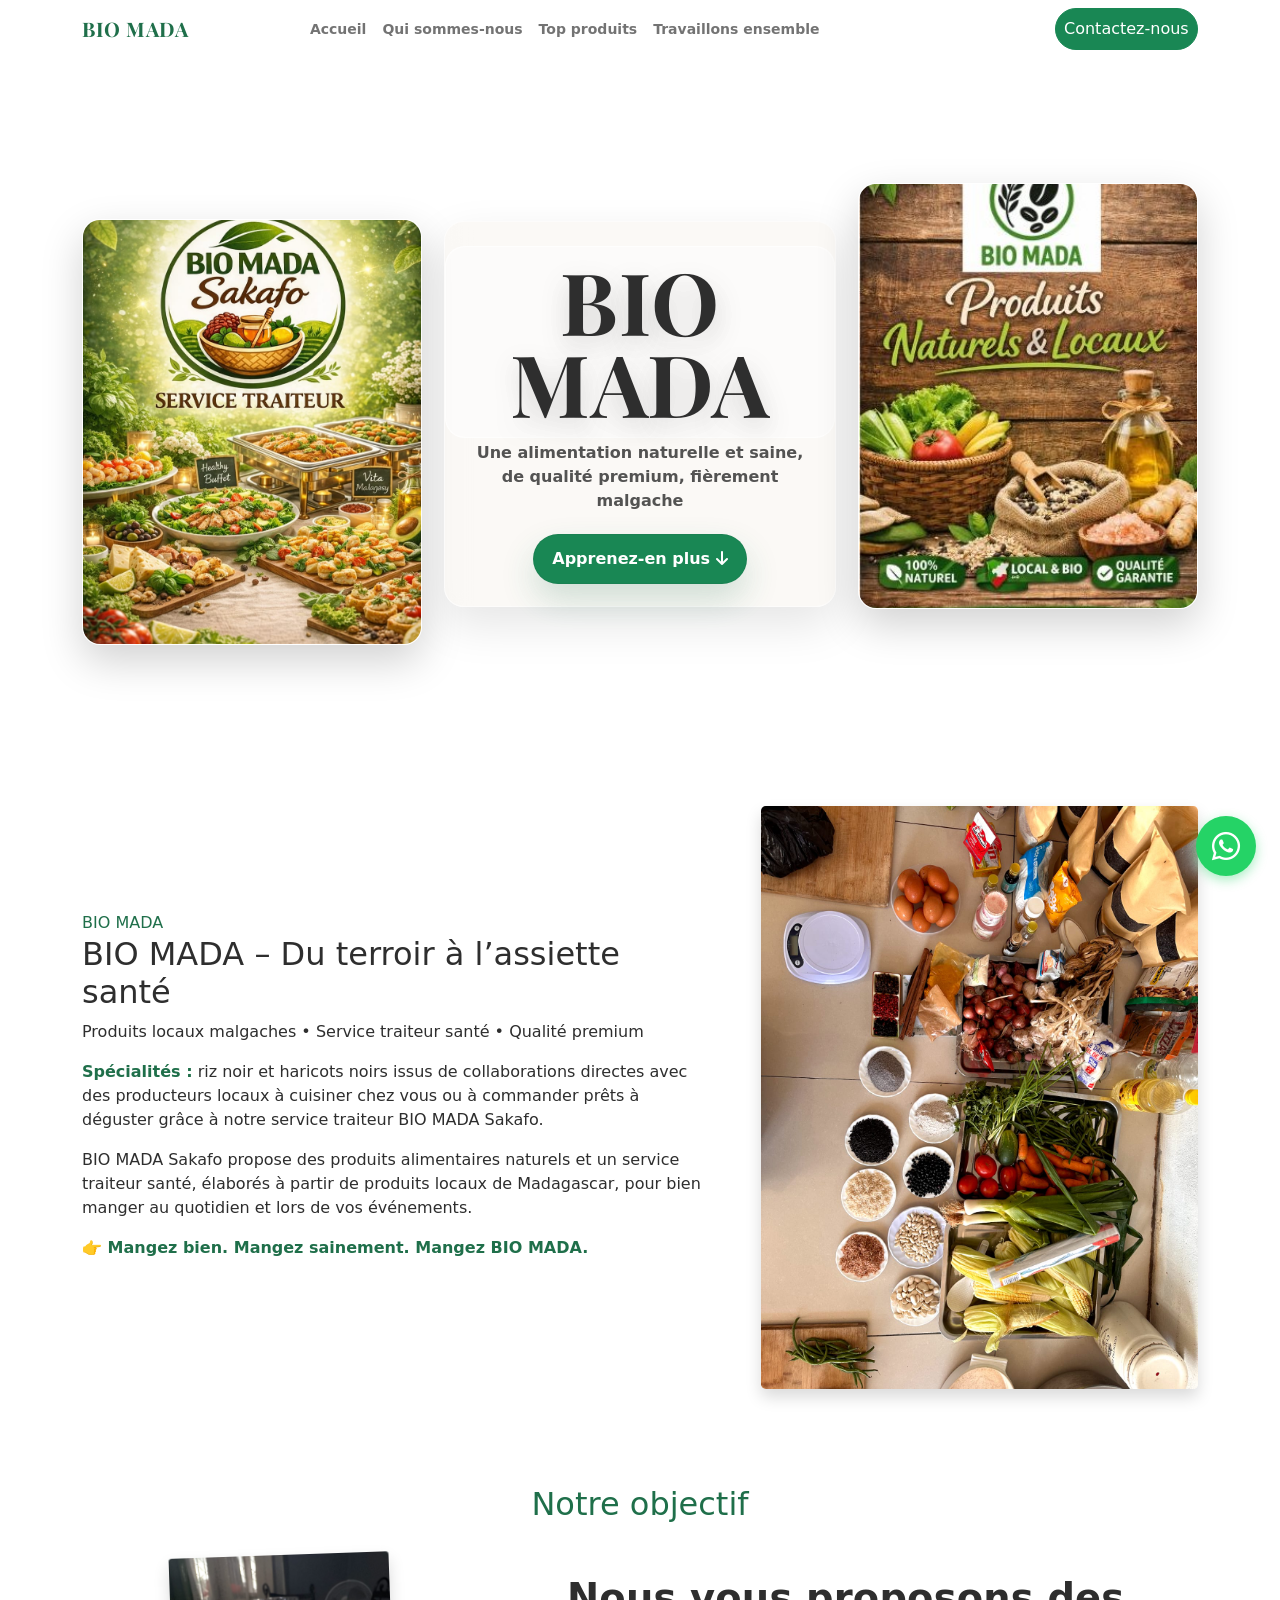
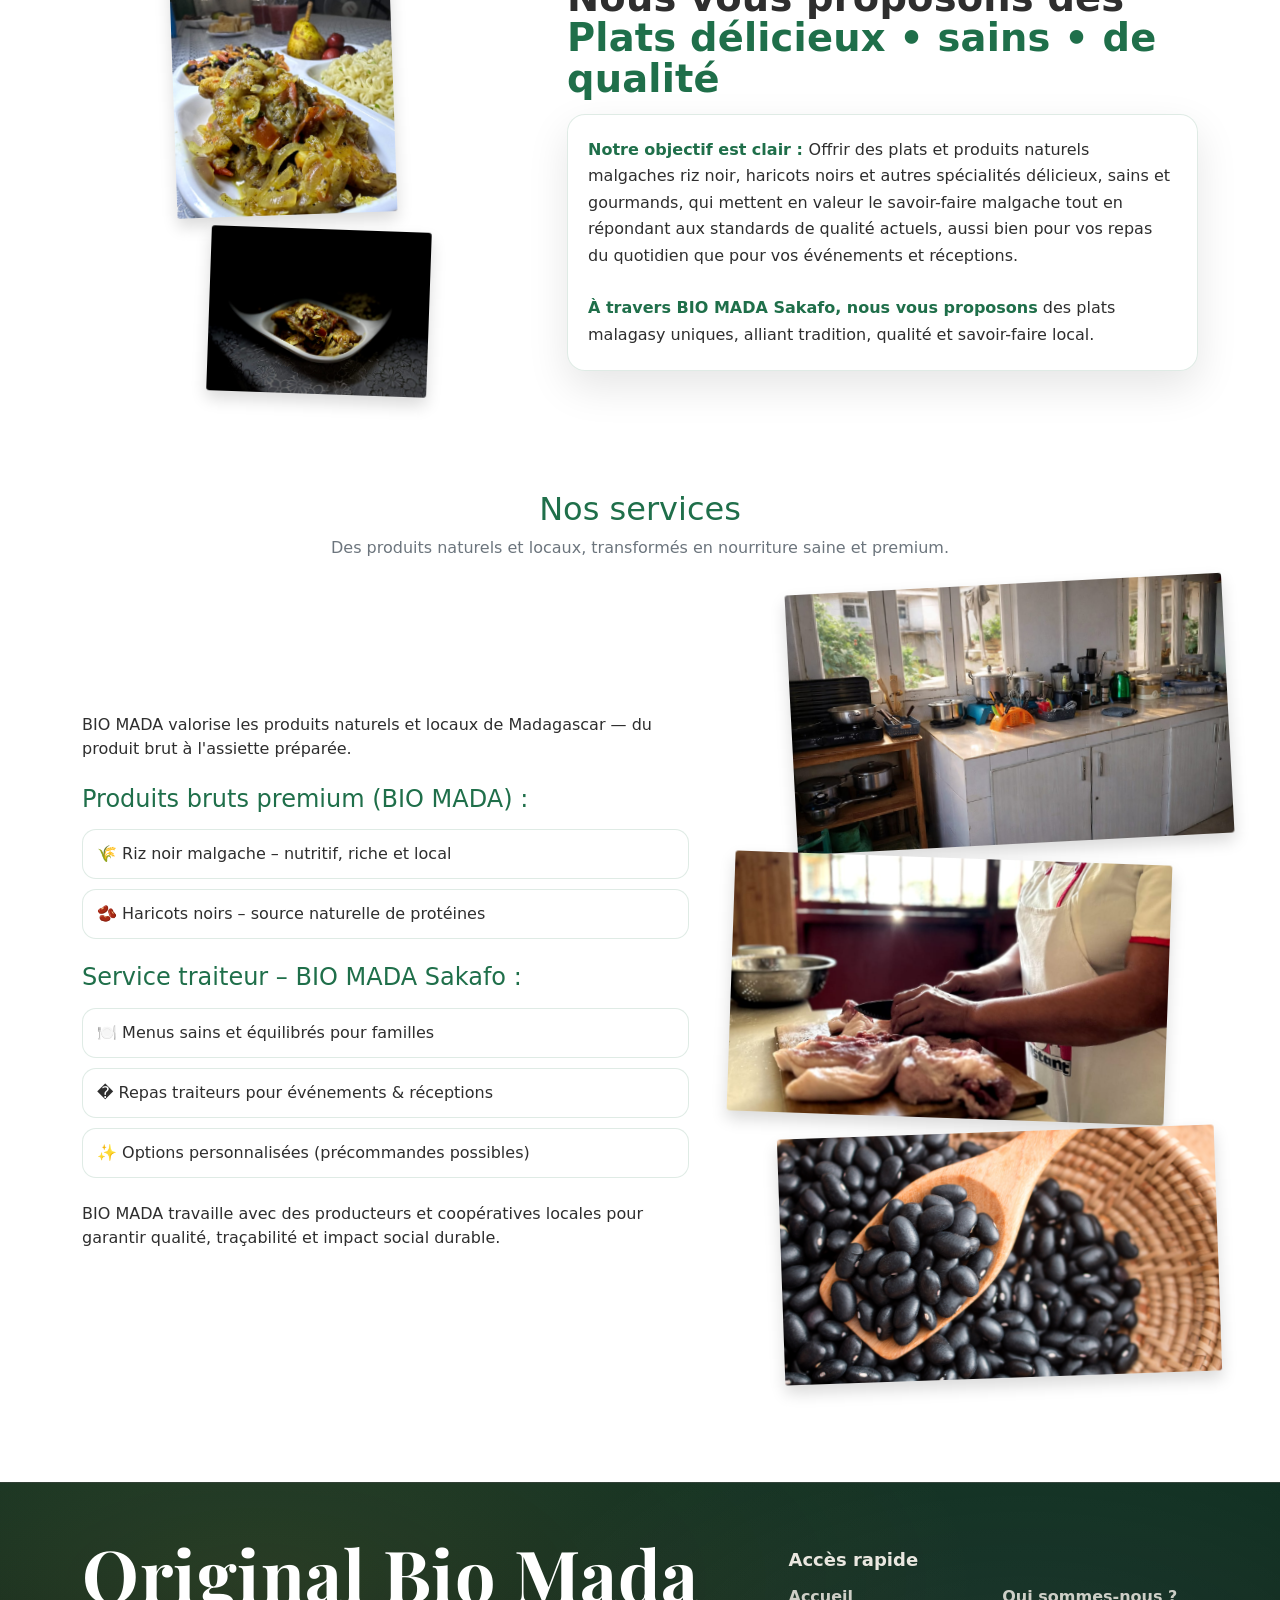
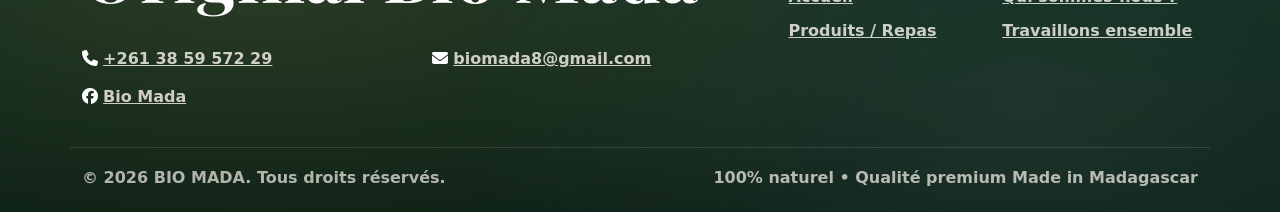
<file: index.html>
<!DOCTYPE html>
<html lang="fr">

<head>
    <meta charset="UTF-8">
    <meta name="viewport" content="width=device-width, initial-scale=1.0">
    <title>BIO Mada - Cuisine naturelle et saine</title>
    <link rel="stylesheet" href="bootstrap-5.0.2-dist/bootstrap-5.0.2-dist/css/bootstrap.min.css">
    <link rel="stylesheet" href="css/style.css">

    <link rel="stylesheet" href="css/header.css">
    <link rel="stylesheet" href="css/footer.css">
    <link rel="stylesheet" href="css/travaillons-ensemble.css">
    <link rel="stylesheet" href="css/whatsapp.css">

    <link rel="stylesheet" href="https://cdnjs.cloudflare.com/ajax/libs/font-awesome/6.5.1/css/all.min.css"
        integrity="sha512-..." crossorigin="anonymous" referrerpolicy="no-referrer" />
</head>

<body>
    <!-- Header -->
    <header class="site-header">
        <nav class="navbar navbar-expand-lg navbar-light main-nav" aria-label="Navigation principale">
            <div class="container position-relative">

                <!-- LOGO à gauche -->
                <a href="index.html" class="navbar-brand logo me-0" aria-label="BIO MADA - Accueil"
                    style="color: #1F6F4A;">
                    BIO MADA
                </a>

                <button class="navbar-toggler nav-toggle ms-auto" type="button" data-bs-toggle="collapse"
                    data-bs-target="#nav-menu" aria-controls="nav-menu" aria-expanded="false"
                    aria-label="Ouvrir le menu">
                    <span class="navbar-toggler-icon" aria-hidden="true"></span>
                </button>

                <!-- CONTENU -->
                <div class="collapse navbar-collapse" id="nav-menu">

                    <!-- MENU CENTRÉ -->
                    <ul class="navbar-nav mx-auto nav-links text-center pt-2 pt-lg-0">
                        <li class="nav-item"><a class="nav-link" href="index.html">Accueil</a></li>
                        <li class="nav-item"><a class="nav-link" href="a-propos.html">Qui sommes-nous</a></li>
                        <li class="nav-item"><a class="nav-link" href="produits.html">Top produits</a></li>
                        <li class="nav-item"><a class="nav-link" href="travaillons-ensemble.html">Travaillons
                                ensemble</a></li>
                    </ul>

                    <!-- BOUTON À DROITE -->
                    <a class="btn-bounce btn btn-success ms-lg-auto mb-2 mb-lg-0" href="#contact">
                        Contactez-nous
                    </a>

                </div>
            </div>
        </nav>
    </header>


    <main id="accueil">
        <section class="hero" aria-label="Présentation BIO MADA">
            <div class="container hero-inner">
                <div class="hero-media hero-media-left">
                    <img class="img-fluid" src="img/logo/logo1.jpeg" alt="Assiette saine BIO MADA">
                </div>

                <div class="hero-content">
                    <h1 class="hero-title">BIO MADA</h1>
                    <p class="hero-subtitle">Une alimentation naturelle et saine, de qualité premium, fièrement malgache
                    </p>
                    <div class="hero-actions">
                        <a class="btn btn-success" href="#bio-presentation">Apprenez-en plus
                            <i class="fa-solid fa-arrow-down"></i>
                        </a>
                    </div>
                </div>

                <div class="hero-media hero-media-right">
                    <img class="img-fluid" src="img/logo/logo2.jpeg" alt="Produits et plats BIO MADA">
                </div>
            </div>
        </section>

        <section class="py-5" aria-label="BIO MADA - Présentation" id="bio-presentation">
            <div class="container">
                <div class="row align-items-center g-4 g-lg-5">
                    <div class="col-12 col-lg-7">
                        <div class="bio-kicker reveal reveal-left" style="color: #1F6F4A;">BIO MADA</div>
                        <h2 class="bio-headline reveal reveal-left">BIO MADA – Du terroir à l’assiette santé</h2>
                        <p class="bio-subheadline reveal reveal-left">Produits locaux malgaches • Service traiteur santé
                            • Qualité premium</p>
                        <p class="bio-subheadline reveal reveal-left"> <label for="" style="color: #1F6F4A;">
                                <strong>Spécialités :</strong></label> riz noir et haricots noirs issus de
                            collaborations directes avec des producteurs locaux à cuisiner chez vous ou à commander prêts
                            à déguster grâce à notre service traiteur BIO MADA Sakafo.</p>
                        <p class="reveal reveal-left">BIO MADA Sakafo propose des produits alimentaires naturels et un
                            service traiteur santé, élaborés à partir de produits locaux de Madagascar, pour bien manger
                            au quotidien et lors de vos événements.</p>
                        <p class="reveal reveal-left mb-4"><strong>👉 <span style="color: #1F6F4A;">Mangez bien. Mangez
                                    sainement. Mangez BIO MADA.</span></strong></p>
                    </div>

                    <div class="col-12 col-lg-5">
                        <div class="bio-image-wrap reveal reveal-right">
                            <img class="img-fluid rounded-3 shadow" src="img/nouvelleImage/sakafo/sakafo4.jpeg"
                                alt="BIO MADA - Du terroir à l'assiette">
                        </div>
                    </div>
                </div>
            </div>
        </section>

        <section class="py-5" aria-label="BIO MADA - Notre objectif">
            <div class="container">
                <div class="row mb-4">
                    <div class="col-12 text-center">
                        <h2 class="h2 mb-2 reveal" style="color: #1F6F4A;">Notre objectif</h2>
                    </div>
                </div>

                <div class="row align-items-center g-4 g-lg-5">
                    <div class="col-12 col-lg-5 d-flex justify-content-center">
                        <div class="objectifs-diagonal">
                            <img class="img-fluid rounded-1 shadow reveal reveal-left"
                                src="img/nouvelleImage/sakafo/sakafo8.jpeg" alt="Objectif BIO MADA">
                            <img class="img-fluid rounded-1 shadow reveal reveal-left"
                                src="img/nouvelleImage/sakafo/333.jpeg" alt="Savoir-faire malgache">
                        </div>
                    </div>

                    <div class="col-12 col-lg-7">
                        <h3 class="objectif-headline reveal reveal-right mb-3">Nous vous proposons des <span
                                style="color: #1F6F4A;">Plats délicieux • sains • de qualité</span></h3>
                        <div class="objectif-block reveal reveal-right">
                            <p class="mb-0"><span class="objectif-label">Notre objectif est clair : </span> Offrir des
                                plats et produits naturels malgaches riz noir, haricots noirs et autres spécialités
                                délicieux, sains et gourmands, qui mettent en valeur le savoir-faire malgache tout en
                                répondant aux standards de qualité actuels, aussi bien pour vos repas du quotidien que
                                pour vos événements et réceptions.</p>
                            <br>
                            <p class="mb-0"><span class="objectif-label">À travers BIO MADA Sakafo, nous vous
                                    proposons</span> des plats malagasy uniques, alliant tradition, qualité et
                                savoir-faire
                                local.
                            </p>
                        </div>
                    </div>
                </div>
            </div>
        </section>

        <section class="py-5" aria-label="BIO MADA Sakafo - Services">
            <div class="container">
                <div class="row mb-4">
                    <div class="col-12 text-center">
                        <h2 class="h2 mb-2 reveal" style="color: #1F6F4A;">Nos services</h2>
                        <p class="mb-0 text-muted reveal">Des produits naturels et locaux, transformés en nourriture
                            saine et premium.</p>
                    </div>
                </div>

                <div class="row align-items-center g-4 g-lg-5">
                    <div class="col-12 col-lg-7">
                        <div class="pe-lg-4">
                            <p class="mb-4 reveal reveal-left">BIO MADA valorise les produits naturels et locaux de
                                Madagascar — du produit brut à l'assiette préparée.</p>

                            <h3 class="h4 mb-3 reveal reveal-left" style="color: #1F6F4A;">Produits bruts premium (BIO
                                MADA) :</h3>
                            <div class="services-points mb-4">
                                <div class="service-point reveal reveal-left">🌾 Riz noir malgache – nutritif, riche et
                                    local</div>
                                <div class="service-point reveal reveal-left">🫘 Haricots noirs – source naturelle de
                                    protéines</div>
                            </div>

                            <h3 class="h4 mb-3 reveal reveal-left" style="color: #1F6F4A;">Service traiteur – BIO MADA
                                Sakafo :</h3>
                            <div class="services-points mb-4">
                                <div class="service-point reveal reveal-left">🍽️ Menus sains et équilibrés pour
                                    familles</div>
                                <div class="service-point reveal reveal-left">� Repas traiteurs pour événements &
                                    réceptions</div>
                                <div class="service-point reveal reveal-left">✨ Options personnalisées (précommandes
                                    possibles)</div>
                            </div>

                            <p class="mb-0 reveal reveal-left">BIO MADA travaille avec des producteurs et coopératives
                                locales pour garantir qualité, traçabilité et impact social durable.</p>
                        </div>
                    </div>

                    <div class="col-12 col-lg-5 d-flex justify-content-center">
                        <div class="services-diagonal">
                            <img class="img-fluid rounded-1 shadow reveal reveal-right"
                                src="img/nouvelleImage/preparation/prepa4.jpeg" alt="Plat BIO MADA - riz noir">
                            <img class="img-fluid rounded-1 shadow reveal reveal-right"
                                src="img/nouvelleImage/tatie/tatie6.jpeg" alt="Préparation BIO MADA">

                            <img class="img-fluid rounded-1 shadow reveal reveal-right"
                                src="img/services/shutterstock-1442510024.jpg" alt="Produits locaux BIO MADA">
                        </div>
                    </div>
                </div>
            </div>

        </section>
    </main>

    <!-- Footer -->
    <footer class="site-footer" id="contact" aria-label="Pied de page">
        <div class="container footer-inner">
            <div class="footer-main">
                <h2 class="footer-title">Original Bio Mada</h2>
                <div class="footer-links-grid">
                    <div class="footer-link-item">
                        <i class="fa fa-phone"></i>
                        <a id="contact-phone" class="contact-underline" href="">+261 38 59 572 29</a>
                    </div>

                    <div class="footer-link-item">
                        <i class="fa fa-envelope"></i>
                        <a id="contact-email" class="contact-underline"
                            href="mailto:biomada8@gmail.com">biomada8@gmail.com</a>
                    </div>

                    <div class="footer-link-item">
                        <i class="fa-brands fa-facebook"></i>
                        <a id="contact-facebook" class="contact-underline"
                            href="https://www.facebook.com/profile.php?id=61576735627680" target="_blank"
                            rel="noopener">Bio Mada</a>
                    </div>


                </div>
            </div>

            <div class="footer-links" aria-label="Accès rapide">
                <h3 class="footer-links-title">Accès rapide</h3>
                <div class="footer-links-grid">
                    <a href="index.html">Accueil</a>
                    <a href="a-propos.html">Qui sommes-nous ?</a>
                    <a href="produits.html">Produits / Repas</a>
                    <a href="travaillons-ensemble.html">Travaillons ensemble</a>

                </div>
            </div>
        </div>

        <div class="container footer-bottom">
            <span>&copy; <span id="year"></span> BIO MADA. Tous droits réservés.</span>
            <span class="footer-badges">100% naturel • Qualité premium Made in Madagascar</span>
        </div>

        <script>
            (function () {
                var y = document.getElementById('year');
                if (y) y.textContent = String(new Date().getFullYear());
            })();
        </script>
    </footer>

    <script src="bootstrap-5.0.2-dist/bootstrap-5.0.2-dist/js/bootstrap.bundle.min.js"></script>

    <script>
        (function () {
            var header = document.querySelector('.site-header');
            if (!header) return;

            function onScroll() {
                header.classList.toggle('is-scrolled', window.scrollY > 8);
            }

            onScroll();
            window.addEventListener('scroll', onScroll, { passive: true });
        })();

        (function () {
            var items = document.querySelectorAll('.reveal');
            if (!items.length) return;

            var io = new IntersectionObserver(function (entries) {
                entries.forEach(function (entry) {
                    if (entry.isIntersecting) {
                        entry.target.classList.add('is-visible');
                        io.unobserve(entry.target);
                    }
                });
            }, { threshold: 0.18, rootMargin: '0px 0px -10% 0px' });

            items.forEach(function (el) { io.observe(el); });
        })();

        (function () {
            function flashContacts() {
                var nodes = [
                    document.getElementById('contact-phone'),
                    document.getElementById('contact-email'),
                    document.getElementById('contact-facebook')
                ].filter(Boolean);

                if (!nodes.length) return;

                nodes.forEach(function (n) { n.classList.add('contact-flash'); });

                setTimeout(function () {
                    nodes.forEach(function (n) { n.classList.remove('contact-flash'); });
                }, 2000);
            }

            document.addEventListener('click', function (e) {
                var a = e.target.closest('a[href="#contact"]');
                if (!a) return;
                setTimeout(flashContacts, 300);
            });

            if (window.location.hash === '#contact') {
                setTimeout(flashContacts, 400);
            }
        })();

    </script>
    <!-- WhatsApp Widget -->
    <div id="whatsapp-widget" class="whatsapp-widget">
        <div class="whatsapp-tooltip">
            <div class="whatsapp-tooltip-text">
                <div>Discutons ensemble</div>

            </div>
            <button class="whatsapp-btn" aria-label="Ouvrir WhatsApp">
                <i class="fa-brands fa-whatsapp"></i>
            </button>
        </div>

        <div class="whatsapp-chat-box">
            <div class="chat-header">
                <div class="chat-header-icon"><i class="fa-brands fa-whatsapp"></i></div>
                <div class="chat-header-text">
                    <div class="chat-title">Envie de bien manger ou d’un repas traiteur sain ? </div>
                    <div class="chat-subtitle">Contactez-nous pour commander vos repas ou produits locaux premium !
                    </div>
                </div>
                <button class="chat-close" aria-label="Fermer"><i class="fa-solid fa-xmark"></i></button>
            </div>
            <div class="chat-body">
                <a href="https://wa.me/261385957229" target="_blank" rel="noopener" class="chat-contact">
                    <div class="contact-avatar">
                        <img src="img/fondateur/WhatsApp Image 2026-01-17 at 16.38.35.jpeg" alt="BIO MADA">
                        <div class="contact-status"></div>
                    </div>
                    <div class="contact-info">
                        <div class="contact-name">Malala ANDRIANARIVO</div>
                        <div class="contact-role">CEO - BIO Mada</div>
                    </div>
                    <div class="contact-icon"><i class="fa-brands fa-whatsapp"></i></div>
                </a>
            </div>
        </div>
    </div>

    <!-- Scripts -->
    <script>
        document.addEventListener('DOMContentLoaded', function () {
            const widget = document.getElementById('whatsapp-widget');
            const btn = widget.querySelector('.whatsapp-btn');
            const closeBtn = widget.querySelector('.chat-close');
            const chatBox = widget.querySelector('.whatsapp-chat-box');

            btn.addEventListener('click', function () {
                widget.classList.toggle('is-open');
            });

            closeBtn.addEventListener('click', function () {
                widget.classList.remove('is-open');
            });
        });
    </script>
    <script src="js/pwa.js"></script>
</body>

</html>
</file>
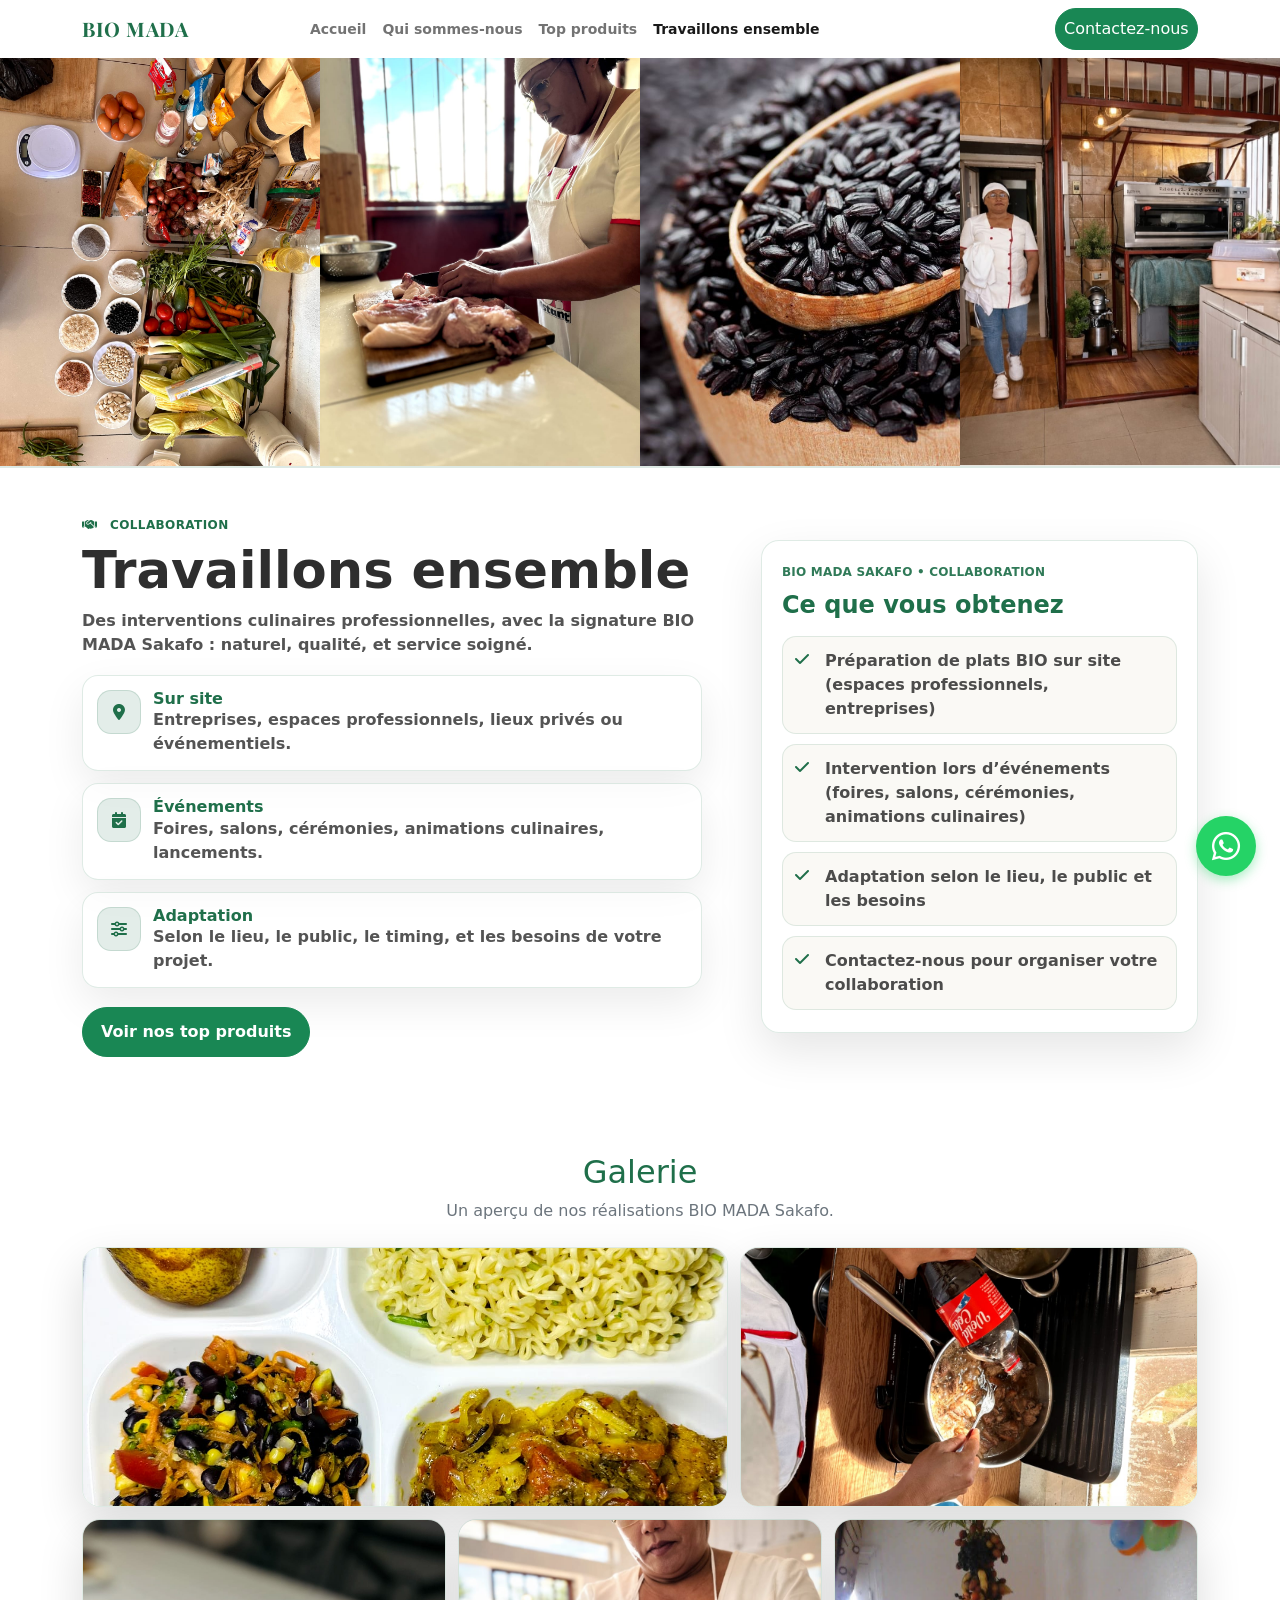
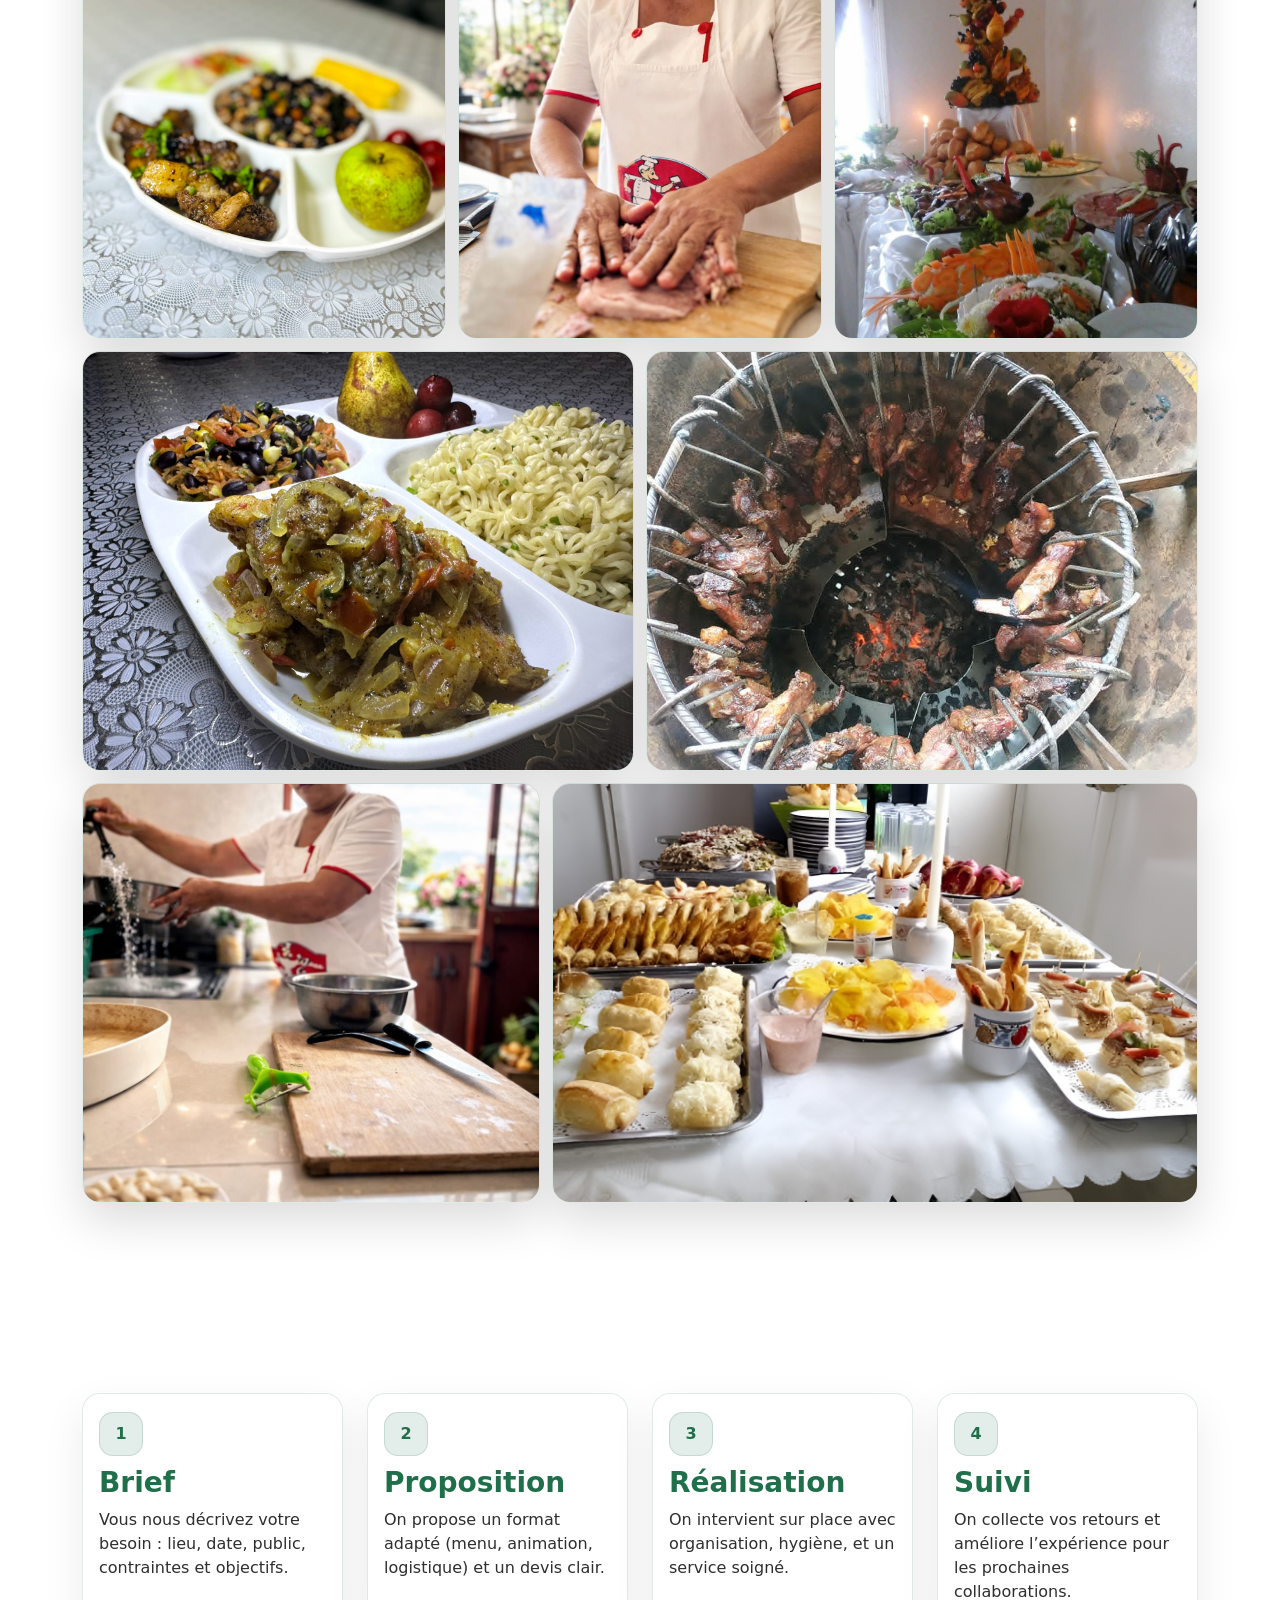
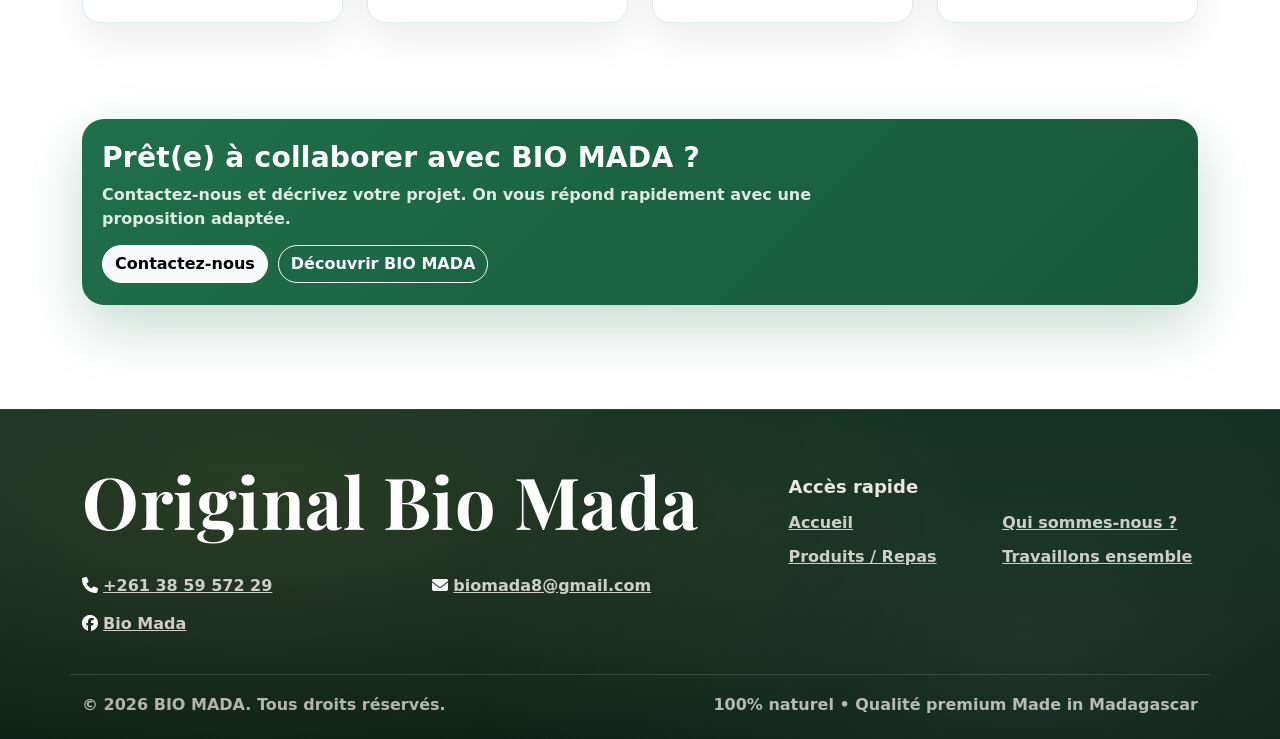
<file: travaillons-ensemble.html>
<!DOCTYPE html>
<html lang="fr">

<head>
    <meta charset="UTF-8">
    <meta name="viewport" content="width=device-width, initial-scale=1.0">
    <title>BIO MADA - Travaillons ensemble</title>
    <link rel="stylesheet" href="bootstrap-5.0.2-dist/bootstrap-5.0.2-dist/css/bootstrap.min.css">
    <link rel="stylesheet" href="css/style.css">
    <link rel="stylesheet" href="css/header.css">
    <link rel="stylesheet" href="css/footer.css">
    <link rel="stylesheet" href="css/travaillons-ensemble.css">
    <link rel="stylesheet" href="css/whatsapp.css">

    <link rel="stylesheet" href="https://cdnjs.cloudflare.com/ajax/libs/font-awesome/6.5.1/css/all.min.css"
        integrity="sha512-..." crossorigin="anonymous" referrerpolicy="no-referrer" />
</head>

<body>
    <header class="site-header">
        <nav class="navbar navbar-expand-lg navbar-light main-nav" aria-label="Navigation principale">
            <div class="container position-relative">
                <a href="index.html" class="navbar-brand logo me-0" aria-label="BIO MADA - Accueil"
                    style="color: #1F6F4A;">
                    BIO MADA
                </a>
                <button class="navbar-toggler nav-toggle ms-auto" type="button" data-bs-toggle="collapse"
                    data-bs-target="#nav-menu" aria-controls="nav-menu" aria-expanded="false"
                    aria-label="Ouvrir le menu">
                    <span class="navbar-toggler-icon" aria-hidden="true"></span>
                </button>

                <div class="collapse navbar-collapse" id="nav-menu">
                    <ul class="navbar-nav mx-auto nav-links text-center pt-2 pt-lg-0">
                        <li class="nav-item"><a class="nav-link" href="index.html">Accueil</a></li>
                        <li class="nav-item"><a class="nav-link" href="a-propos.html">Qui sommes-nous</a></li>
                        <li class="nav-item"><a class="nav-link" href="produits.html">Top produits</a></li>
                        <li class="nav-item"><a class="nav-link active" href="travaillons-ensemble.html">Travaillons
                                ensemble</a></li>
                    </ul>

                    <a class="btn-bounce btn btn-success ms-lg-auto mb-2 mb-lg-0" href="#contact">
                        Contactez-nous
                    </a>
                </div>
            </div>
        </nav>
    </header>

    <div class="collab-top-collage" aria-hidden="true">
        <div class="collage-item"><img src="img/nouvelleImage/sakafo/sakafo4.jpeg" alt="Sakafo BIO MADA"></div>
        <div class="collage-item"><img src="img/nouvelleImage/tatie/tatie6.jpeg" alt="Tatie Malala"></div>

        <div class="collage-item"><img src="img/services/riz-noir.jpg" alt="Riz noir BIO MADA"></div>
        <div class="collage-item"><img src="img/nouvelleImage/tatie/tatie8.jpeg" alt="Préparation BIO MADA"></div>

    </div>

    <main id="travaillons-ensemble">
        <section class="py-5" aria-label="Travaillons ensemble">
            <div class="container">
                <div class="row align-items-center g-4 g-lg-5">
                    <div class="col-12 col-lg-7">
                        <div class="collab-kicker reveal reveal-left" style="color: #1F6F4A;">
                            <i class="fa-solid fa-handshake me-2" aria-hidden="true"></i>
                            Collaboration
                        </div>
                        <h1 class="collab-title reveal reveal-left">Travaillons ensemble</h1>
                        <p class="collab-subtitle reveal reveal-left">Des interventions culinaires professionnelles,
                            avec la signature BIO MADA Sakafo : naturel, qualité, et service soigné.</p>

                        <div class="collab-highlights reveal reveal-left">
                            <div class="highlight-item">
                                <div class="highlight-icon"><i class="fa-solid fa-location-dot" aria-hidden="true"></i>
                                </div>
                                <div>
                                    <div class="highlight-title">Sur site</div>
                                    <div class="highlight-text">Entreprises, espaces professionnels, lieux privés ou
                                        événementiels.</div>
                                </div>
                            </div>
                            <div class="highlight-item">
                                <div class="highlight-icon"><i class="fa-solid fa-calendar-check"
                                        aria-hidden="true"></i></div>
                                <div>
                                    <div class="highlight-title">Événements</div>
                                    <div class="highlight-text">Foires, salons, cérémonies, animations culinaires,
                                        lancements.</div>
                                </div>
                            </div>
                            <div class="highlight-item">
                                <div class="highlight-icon"><i class="fa-solid fa-sliders" aria-hidden="true"></i></div>
                                <div>
                                    <div class="highlight-title">Adaptation</div>
                                    <div class="highlight-text">Selon le lieu, le public, le timing, et les besoins de
                                        votre projet.</div>
                                </div>
                            </div>
                        </div>

                        <div class="collab-actions reveal reveal-left">

                            <a class="btn btn-success" href="produits.html"
                                style="border-radius: 999px; font-weight: 800;">Voir nos top produits</a>
                        </div>
                    </div>

                    <div class="col-12 col-lg-5">


                        <div class="collab-card reveal reveal-right">
                            <div class="collab-card-badge" style="color: #1F6F4A;">BIO MADA Sakafo • Collaboration
                            </div>
                            <h2 class="h4 mb-3" style="color: #1F6F4A; font-weight: 800;">Ce que vous obtenez</h2>

                            <div class="collab-perks">
                                <div class="perk"><i class="fa-solid fa-check" aria-hidden="true"></i><span>Préparation
                                        de plats BIO sur site (espaces professionnels, entreprises)</span></div>
                                <div class="perk"><i class="fa-solid fa-check" aria-hidden="true"></i><span>Intervention
                                        lors d’événements (foires, salons, cérémonies, animations culinaires)</span>
                                </div>
                                <div class="perk"><i class="fa-solid fa-check" aria-hidden="true"></i><span>Adaptation
                                        selon le lieu, le public et les besoins</span></div>
                                <div class="perk"><i class="fa-solid fa-check"
                                        aria-hidden="true"></i><span>Contactez-nous pour organiser votre
                                        collaboration</span></div>
                            </div>

                        </div>
                    </div>
                </div>
            </div>
        </section>

        <section class="py-5" aria-label="Galerie de réalisations">
            <div class="container">
                <div class="row mb-4">
                    <div class="col-12 text-center">
                        <h2 class="h2 mb-2 reveal" style="color: #1F6F4A;">Galerie</h2>
                        <p class="mb-0 text-muted reveal">Un aperçu de nos réalisations BIO MADA Sakafo.</p>
                    </div>
                </div>

                <div class="collab-gallery reveal" aria-label="Galerie images">
                    <img class="img-fluid" loading="lazy" src="img/nouvelleImage/sakafo/3.jpeg" alt="Plat BIO MADA">
                    <img class="img-fluid" loading="lazy" src="img/nouvelleImage/preparation/prepa2.jpeg"
                        alt="Plat BIO MADA">
                    <img class="img-fluid" loading="lazy" src="img/nouvelleImage/sakafo/4.jpeg" alt="Plat BIO MADA">
                    <img class="img-fluid" loading="lazy" src="img/nouvelleImage/tatie/tatie4.jpeg" alt="Plat BIO MADA">
                    <img class="img-fluid" loading="lazy" src="img/nouvelleImage/sakafo/99.jpeg" alt="Plat BIO MADA">

                    <img class="img-fluid" loading="lazy" src="img/nouvelleImage/sakafo/33.jpeg" alt="Plat BIO MADA">

                    <img class="img-fluid" loading="lazy"
                        src="img/sakafo/WhatsApp%20Image%202026-01-20%20at%2010.05.61.jpeg" alt="Plat BIO MADA">

                    <img class="img-fluid" loading="lazy" src="img/nouvelleImage/tatie/prepa8.jpeg" alt="Plat BIO MADA">

                    <img class="img-fluid" loading="lazy" src="img/nouvelleImage/sakafo/999.jpeg" alt="Plat BIO MADA">

                </div>
        </section>

        <section class="py-5" aria-label="Notre méthode">
            <div class="container">
                <div class="row mb-4">
                    <div class="col-12 text-center">
                        <h2 class="h2 mb-2 reveal" style="color: #1F6F4A;">Notre méthode</h2>
                        <p class="mb-0 text-muted reveal">Une collaboration simple, professionnelle et bien cadrée.</p>
                    </div>
                </div>

                <div class="row g-4">
                    <div class="col-12 col-md-6 col-lg-3">
                        <div class="step-card reveal reveal-left">
                            <div class="step-number">1</div>
                            <h3 class="step-title">Brief</h3>
                            <p class="mb-0">Vous nous décrivez votre besoin : lieu, date, public, contraintes et
                                objectifs.</p>
                        </div>
                    </div>
                    <div class="col-12 col-md-6 col-lg-3">
                        <div class="step-card reveal reveal-left">
                            <div class="step-number">2</div>
                            <h3 class="step-title">Proposition</h3>
                            <p class="mb-0">On propose un format adapté (menu, animation, logistique) et un devis clair.
                            </p>
                        </div>
                    </div>
                    <div class="col-12 col-md-6 col-lg-3">
                        <div class="step-card reveal reveal-right">
                            <div class="step-number">3</div>
                            <h3 class="step-title">Réalisation</h3>
                            <p class="mb-0">On intervient sur place avec organisation, hygiène, et un service soigné.
                            </p>
                        </div>
                    </div>
                    <div class="col-12 col-md-6 col-lg-3">
                        <div class="step-card reveal reveal-right">
                            <div class="step-number">4</div>
                            <h3 class="step-title">Suivi</h3>
                            <p class="mb-0">On collecte vos retours et améliore l’expérience pour les prochaines
                                collaborations.</p>
                        </div>
                    </div>
                </div>
            </div>
        </section>

        <section class="py-5" aria-label="Appel à action">
            <div class="container">
                <div class="cta-panel reveal">
                    <div class="cta-content">
                        <h2 class="cta-title">Prêt(e) à collaborer avec BIO MADA ?</h2>
                        <p class="cta-text mb-0">Contactez-nous et décrivez votre projet. On vous répond rapidement avec
                            une proposition adaptée.</p>
                    </div>
                    <div class="cta-actions">
                        <a class="btn btn-light" href="#contact"
                            style="border-radius: 999px; font-weight: 800;">Contactez-nous</a>
                        <a class="btn btn-outline-light" href="a-propos.html"
                            style="border-radius: 999px; font-weight: 800;">Découvrir BIO MADA</a>
                    </div>
                </div>
            </div>
        </section>
    </main>

    <footer class="site-footer" id="contact" aria-label="Pied de page">
        <div class="container footer-inner">
            <div class="footer-main">
                <h2 class="footer-title">Original Bio Mada</h2>
                <div class="footer-links-grid">
                    <div class="footer-link-item">
                        <i class="fa fa-phone"></i>
                        <a id="contact-phone" class="contact-underline" href="">+261 38 59 572 29</a>
                    </div>

                    <div class="footer-link-item">
                        <i class="fa fa-envelope"></i>
                        <a id="contact-email" class="contact-underline"
                            href="mailto:biomada8@gmail.com">biomada8@gmail.com</a>
                    </div>

                    <div class="footer-link-item">
                        <i class="fa-brands fa-facebook"></i>
                        <a id="contact-facebook" class="contact-underline"
                            href="https://www.facebook.com/profile.php?id=61576735627680" target="_blank"
                            rel="noopener">Bio Mada</a>
                    </div>
                </div>
            </div>

            <div class="footer-links" aria-label="Accès rapide">
                <h3 class="footer-links-title">Accès rapide</h3>
                <div class="footer-links-grid">
                    <a href="index.html">Accueil</a>
                    <a href="a-propos.html">Qui sommes-nous ?</a>
                    <a href="produits.html">Produits / Repas</a>
                    <a href="travaillons-ensemble.html">Travaillons ensemble</a>
                </div>
            </div>
        </div>

        <div class="container footer-bottom">
            <span>&copy; <span id="year"></span> BIO MADA. Tous droits réservés.</span>
            <span class="footer-badges">100% naturel • Qualité premium Made in Madagascar</span>
        </div>

        <script>
            (function () {
                var y = document.getElementById('year');
                if (y) y.textContent = String(new Date().getFullYear());
            })();
        </script>
    </footer>

    <script src="bootstrap-5.0.2-dist/bootstrap-5.0.2-dist/js/bootstrap.bundle.min.js"></script>

    <script>
        (function () {
            var header = document.querySelector('.site-header');
            if (!header) return;

            function onScroll() {
                header.classList.toggle('is-scrolled', window.scrollY > 8);
            }

            onScroll();
            window.addEventListener('scroll', onScroll, { passive: true });
        })();

        (function () {
            var items = document.querySelectorAll('.reveal');
            if (!items.length) return;

            var io = new IntersectionObserver(function (entries) {
                entries.forEach(function (entry) {
                    if (entry.isIntersecting) {
                        entry.target.classList.add('is-visible');
                        io.unobserve(entry.target);
                    }
                });
            }, { threshold: 0.18, rootMargin: '0px 0px -10% 0px' });

            items.forEach(function (el) { io.observe(el); });
        })();

        (function () {
            function flashContacts() {
                var nodes = [
                    document.getElementById('contact-phone'),
                    document.getElementById('contact-email'),
                    document.getElementById('contact-facebook')
                ].filter(Boolean);

                if (!nodes.length) return;

                nodes.forEach(function (n) { n.classList.add('contact-flash'); });

                setTimeout(function () {
                    nodes.forEach(function (n) { n.classList.remove('contact-flash'); });
                }, 2000);
            }

            document.addEventListener('click', function (e) {
                var a = e.target.closest('a[href="#contact"]');
                if (!a) return;
                setTimeout(flashContacts, 300);
            });

            if (window.location.hash === '#contact') {
                setTimeout(flashContacts, 400);
            }
        })();
    </script>
    <!-- WhatsApp Widget -->
    <div id="whatsapp-widget" class="whatsapp-widget">
        <div class="whatsapp-tooltip">
            <div class="whatsapp-tooltip-text">
                <div>Discutons ensemble</div>
            </div>
            <button class="whatsapp-btn" aria-label="Ouvrir WhatsApp">
                <i class="fa-brands fa-whatsapp"></i>
            </button>
        </div>

        <div class="whatsapp-chat-box">
            <div class="chat-header">
                <div class="chat-header-icon"><i class="fa-brands fa-whatsapp"></i></div>
                <div class="chat-header-text">
                    <div class="chat-title">Envie de bien manger ou d’un repas traiteur sain ? </div>
                    <div class="chat-subtitle">Contactez-nous pour commander vos repas ou produits locaux premium !
                    </div>
                </div>
                <button class="chat-close" aria-label="Fermer"><i class="fa-solid fa-xmark"></i></button>
            </div>
            <div class="chat-body">
                <a href="https://wa.me/261385957229" target="_blank" rel="noopener" class="chat-contact">
                    <div class="contact-avatar">
                        <img src="img/fondateur/WhatsApp Image 2026-01-17 at 16.38.35.jpeg" alt="BIO MADA">
                        <div class="contact-status"></div>
                    </div>
                    <div class="contact-info">
                        <div class="contact-name">Malala ANDRIANARIVO</div>
                        <div class="contact-role">CEO - BIO Mada</div>
                    </div>
                    <div class="contact-icon"><i class="fa-brands fa-whatsapp"></i></div>
                </a>
            </div>
        </div>
    </div>

    <!-- Scripts -->
    <script>
        document.addEventListener('DOMContentLoaded', function () {
            const widget = document.getElementById('whatsapp-widget');
            const btn = widget.querySelector('.whatsapp-btn');
            const closeBtn = widget.querySelector('.chat-close');
            const chatBox = widget.querySelector('.whatsapp-chat-box');

            btn.addEventListener('click', function () {
                widget.classList.toggle('is-open');
            });

            closeBtn.addEventListener('click', function () {
                widget.classList.remove('is-open');
            });
        });
    </script>
    <script src="js/pwa.js"></script>
</body>

</html>
</file>
<file: css/style.css>
@import url('https://fonts.googleapis.com/css2?family=Playfair+Display:wght@700&family=Poppins:wght@400;600&display=swap');

:root {
    --vert-profond: #1F6F4A;
    --beige-creme: #F5F1EA;
    --marron-cacao: #6B4F3F;
    --or-doux: #D4A94E;
    --gris-fonce: #2E2E2E;
    --blanc-pur: #FFFFFF;

    --bs-primary: var(--vert-profond);
    --bs-body-font-family: 'Poppins', system-ui, -apple-system, 'Segoe UI', Roboto, Arial, sans-serif;
    --bs-body-color: var(--gris-fonce);
}

body {
    color: var(--gris-fonce);
}

.hero {
    padding: 46px 0 34px;
}

.hero-inner {
    display: grid;
    grid-template-columns: 1fr 1.15fr 1fr;
    gap: 22px;
    align-items: center;
    min-height: min(620px, calc(100vh - 88px));
}

.hero-media {
    border-radius: 18px;
    overflow: hidden;
    box-shadow: 0 16px 42px rgba(0, 0, 0, 0.18);
    border: 1px solid rgba(255, 255, 255, 0.55);
    transition: transform 260ms ease, box-shadow 260ms ease;
}

.hero-media:hover {
    transform: translateY(-4px);
    box-shadow: 0 22px 56px rgba(0, 0, 0, 0.22);
}

.hero-media img {
    width: 100%;
    height: 100%;
    display: block;
    object-fit: cover;
}

.hero-media-left {
    aspect-ratio: 4 / 5;
    transform: translateY(18px);
}

.hero-media-right {
    aspect-ratio: 4 / 5;
    transform: translateY(-18px);
}

.hero-content {
    position: relative;
    text-align: center;
    padding: 22px 18px;
    border-radius: 20px;
    background: rgba(245, 241, 234, 0.42);
    backdrop-filter: blur(12px);
    border: 1px solid rgba(255, 255, 255, 0.55);
    box-shadow: 0 18px 46px rgba(0, 0, 0, 0.10);
}

.hero-title {
    font-family: 'Playfair Display', Georgia, 'Times New Roman', serif;
    font-weight: 700;
    font-size: clamp(56px, 7vw, 86px);
    line-height: 0.95;
    letter-spacing: 1px;
    color: var(--gris-fonce);
    margin: 16px 0 12px;
    position: relative;
    z-index: 2;
    text-shadow:
        0 10px 28px rgba(0, 0, 0, 0.18),
        0 0 0 rgba(0, 0, 0, 0);
}

.hero-title::before {
    content: '';
    position: absolute;
    inset: -14px -18px;
    z-index: -1;
    border-radius: 20px;
    background: rgba(255, 255, 255, 0.44);
    border: 1px solid rgba(255, 255, 255, 0.65);
    padding: 5px;
}

.hero-subtitle {
    margin: 0 auto;
    max-width: 40ch;
    font-weight: 600;
    color: rgba(46, 46, 46, 0.82);
    padding: 5px;
}

.hero-actions {
    display: flex;
    justify-content: center;
    align-items: center;
    gap: 12px;
    margin-top: 16px;
    flex-wrap: wrap;
}

.hero-actions .btn {
    padding: 12px 18px;
    border-radius: 999px;
    font-weight: 700;
    box-shadow: 0 16px 34px rgba(31, 111, 74, 0.20);
    border: 1px solid rgba(31, 111, 74, 0.22);
}

.hero-actions .btn:hover {
    transform: translateY(-2px);
}

@media (max-width: 980px) {
    .hero-inner {
        grid-template-columns: 1fr;
        gap: 14px;
        min-height: auto;
    }

    .hero-media-left,
    .hero-media-right {
        aspect-ratio: auto;
        transform: none;
    }

    .hero-media img {
        height: auto;
        object-fit: contain;
    }

    .hero-content {
        order: -1;
        padding: 8px 6px;
    }

    .hero-title::before {
        inset: -10px -12px;
    }
}

@media (max-width: 520px) {
    .hero {
        padding: 34px 0 22px;
    }

    .hero-inner {
        gap: 12px;
    }

    .hero-title {
        font-size: clamp(44px, 12vw, 60px);
    }

    .hero-subtitle {
        font-size: 14px;
    }

    .hero-actions {
        gap: 10px;
    }

    .hero-actions .btn {
        width: 100%;
        max-width: 360px;
    }

    .hero-media-left,
    .hero-media-right {
        aspect-ratio: auto;
    }

    .hero-media img {
        height: auto;
    }
}

/* Services et objectifs */
.services-points {
    display: grid;
    gap: 10px;
    margin-top: 10px;
}

.service-point {
    padding: 12px 14px;
    border-radius: 14px;
    background: rgba(255, 255, 255, 0.55);
    border: 1px solid rgba(31, 111, 74, 0.14);
}

.objectif-block {
    padding: 22px 20px;
    border-radius: 18px;
    background: rgba(255, 255, 255, 0.60);
    border: 1px solid rgba(31, 111, 74, 0.14);
    box-shadow: 0 16px 42px rgba(0, 0, 0, 0.10);
    font-size: clamp(16px, 1.2vw, 18px);
    line-height: 1.65;
}

.objectif-headline {
    font-weight: 700;
    font-size: clamp(28px, 3vw, 44px);
    line-height: 1.05;
    letter-spacing: 0.2px;
    margin: 0;
}

.objectif-label {
    color: var(--vert-profond);
    font-weight: 700;
}

.objectifs-diagonal {
    display: grid;
    gap: 14px;
    justify-items: center;
    width: min(220px, 100%);
    margin: 0 auto;
}

.objectifs-diagonal img {
    width: 100%;
    height: auto;
    max-height: 260px;
    object-fit: cover;
}

.objectifs-diagonal img:nth-child(1) {
    transform: translateX(-18px) rotate(-2deg);
}

.objectifs-diagonal img:nth-child(2) {
    transform: translateX(18px) rotate(2deg);
}

@media (max-width: 991.98px) {

    .objectifs-diagonal img:nth-child(1),
    .objectifs-diagonal img:nth-child(2) {
        transform: translateX(0) rotate(0);
    }
}

.services-diagonal {
    display: grid;
    gap: 14px;
    justify-items: center;
    /* centre le bloc global */
    width: min(560px, 100%);
    margin: 0 auto;
    max-width: 100%;
    /* s’adapte à son parent */
}

.services-diagonal img {
    width: 100%;
    height: auto;
    max-height: 260px;
    object-fit: cover;
}

/* première image → droite */
.services-diagonal img:nth-child(1) {
    transform: translateX(30px) rotate(-3deg);
    /* décale vers la droite et légère rotation */
}

/* deuxième image → gauche */
.services-diagonal img:nth-child(2) {
    transform: translateX(-30px) rotate(2deg);
    /* décale vers la gauche */
}

/* troisième image → droite */
.services-diagonal img:nth-child(3) {
    transform: translateX(20px) rotate(-2deg);
    /* décale légèrement vers la droite */
}

/* responsive pour mobile → tout centré */
@media (max-width: 991.98px) {

    .services-diagonal img:nth-child(1),
    .services-diagonal img:nth-child(2),
    .services-diagonal img:nth-child(3) {
        transform: translateX(0) rotate(0);
    }
}

/* Animation service */
.reveal {
    opacity: 0;
    transform: translateY(14px);
    transition: opacity 700ms ease, transform 700ms ease;
    will-change: opacity, transform;
}

.reveal-left {
    transform: translateX(-18px);
}

.reveal-right {
    transform: translateX(18px);
}

.reveal.is-visible {
    opacity: 1;
    transform: translateX(0) translateY(0);
}



.services-diagonal .reveal:nth-child(1) {
    transition-delay: 80ms;
}

.services-diagonal .reveal:nth-child(2) {
    transition-delay: 180ms;
}

.services-diagonal .reveal:nth-child(3) {
    transition-delay: 280ms;
}

.objectifs-diagonal .reveal:nth-child(1) {
    transition-delay: 80ms;
}

.objectifs-diagonal .reveal:nth-child(2) {
    transition-delay: 180ms;
}

@media (prefers-reduced-motion: reduce) {

    .reveal,
    .reveal-left,
    .reveal-right {
        opacity: 1;
        transform: none;
        transition: none;
    }
}

/* Base (éléments contact) */
.contact-underline {
    position: relative;
    display: inline-block;
    padding-bottom: 4px;
}

/* le soulignement */
.contact-underline::after {
    content: "";
    position: absolute;
    left: 0;
    bottom: 0;
    width: 100%;
    height: 2px;
    background-color: #fff534;
    /* vert BIO MADA */
    transform: scaleX(0);
    transform-origin: left;
    transition: transform 0.6s ease;
}

/* état animé déclenché par JS */
.contact-flash::after {
    transform: scaleX(1);
}
</file>
<file: css/header.css>
.site-header {
    position: sticky;
    top: 0;
    z-index: 50;
}

.main-nav {
    background: transparent;
    transition: background-color 220ms ease, box-shadow 220ms ease, border-color 220ms ease, backdrop-filter 220ms ease;
}

.site-header.is-scrolled .main-nav {
    background: rgba(245, 241, 234, 0.88);
    backdrop-filter: blur(14px);
}

.logo {
    font-family: 'Playfair Display', Georgia, 'Times New Roman', serif;
    font-weight: 700;
    letter-spacing: 0.5px;
    color: var(--vert-profond);
    font-size: 20px;
    white-space: nowrap;
}

.nav-links .nav-link {
    font-weight: 600;
    font-size: 14px;
    color: var(--gris-fonce);
    padding: 10px 10px;
    border-radius: 999px;
    transition: background-color 160ms ease, color 160ms ease;
}

.nav-links .nav-link:hover {
    background: rgba(31, 111, 74, 0.10);
    color: var(--vert-profond);
}

.nav-toggle {
    display: inline-flex;
    width: 42px;
    height: 42px;
    border-radius: 12px;
    border: 1px solid rgba(46, 46, 46, 0.12);
    background: rgba(255, 255, 255, 0.65);
    backdrop-filter: blur(10px);
    cursor: pointer;
    padding: 10px;
    position: relative;
    z-index: 61;
    align-items: center;
    justify-content: center;
    flex-direction: row;
}

.nav-toggle-bar {
    display: block;
    width: 18px;
    height: 2px;
    background: var(--vert-profond);
    margin: 5px 0;
    border-radius: 2px;
}

.nav-toggle .navbar-toggler-icon {
    width: 22px;
    height: 22px;
    background-size: 22px 22px;
    background-position: center;
    background-repeat: no-repeat;
    background-image: url("data:image/svg+xml,%3csvg xmlns='http://www.w3.org/2000/svg' viewBox='0 0 30 30'%3e%3cpath stroke='rgba(31, 111, 74, 0.95)' stroke-linecap='round' stroke-miterlimit='10' stroke-width='2' d='M4 7h22M4 15h22M4 23h22'/%3e%3c/svg%3e");
}

@media (min-width: 992px) {
    .nav-toggle {
        display: none;
    }
}

@media (max-width: 991.98px) {
    .navbar-collapse {
        padding-top: 10px;
    }

    .nav-links .nav-link {
        text-align: center;
    }

    .btn-bounce.btn {
        width: 100%;
        justify-content: center;
    }
}

@media (max-width: 520px) {
    .logo {
        font-size: 18px;
    }
}

@keyframes bounce {
    0%, 100% {
        transform: translateY(0);
    }
    25% {
        transform: translateY(-4px); /* monte légèrement */
    }
    50% {
        transform: translateY(2px);  /* redescend un peu en dessous */
    }
    75% {
        transform: translateY(-2px); /* petit rebond */
    }
}

.btn-bounce {
    animation: bounce 0.7s ease-in-out infinite;
    display: inline-block; /* pour que transform fonctionne bien */
    will-change: transform;
    border-radius: 100px;
    padding: 8px;
}
</file>
<file: css/footer.css>
.site-footer {
    margin-top: 56px;
    padding: 56px 0 22px;
    color: var(--blanc-pur);
    background:
        radial-gradient(1200px 520px at 20% 30%, rgba(212, 169, 78, 0.14), rgba(212, 169, 78, 0) 60%),
        radial-gradient(900px 520px at 80% 70%, rgba(255, 255, 255, 0.08), rgba(255, 255, 255, 0) 62%),
        linear-gradient(180deg, #0f2f21 0%, #0a1f16 100%);
    border-top: 1px solid rgba(245, 241, 234, 0.14);
}

.footer-inner {
    display: grid;
    grid-template-columns: 1.25fr 0.75fr;
    gap: 24px;
    align-items: start;
}

.footer-title {
    margin: 0;
    font-family: 'Playfair Display', Georgia, 'Times New Roman', serif;
    font-weight: 700;
    font-size: clamp(44px, 5.6vw, 72px);
    line-height: 0.95;
    letter-spacing: 0.5px;
    padding-bottom:40px ;
}

.footer-cta {
    display: flex;
    flex-wrap: wrap;
    gap: 12px;
    margin-top: 18px;
}

.footer-pill {
    display: inline-flex;
    align-items: center;
    justify-content: center;
    padding: 14px 18px;
    border-radius: 999px;
    font-weight: 600;
    border: 1px solid rgba(245, 241, 234, 0.22);
    transition: transform 160ms ease, background-color 160ms ease, border-color 160ms ease;
}

.footer-pill:active {
    transform: translateY(1px);
}

.footer-pill-dark {
    background: rgba(0, 0, 0, 0.30);
    backdrop-filter: blur(10px);
}

.footer-pill-dark:hover {
    background: rgba(0, 0, 0, 0.40);
    border-color: rgba(245, 241, 234, 0.35);
}

.footer-pill-primary {
    background: var(--vert-profond);
    border-color: rgba(31, 111, 74, 0.70);
}

.footer-pill-primary:hover {
    background: #17583a;
    border-color: rgba(31, 111, 74, 0.92);
}

.footer-note {
    margin: 14px 0 0;
    max-width: 56ch;
    color: rgba(245, 241, 234, 0.82);
}

.footer-links-title {
    margin: 10px 0 14px;
    font-size: 18px;
    font-weight: 700;
    color: rgba(245, 241, 234, 0.95);
}

.footer-links-grid {
    display: grid;
    grid-template-columns: 1fr 1fr;
    gap: 10px 18px;
}

.footer-links-grid a {
    color: rgba(245, 241, 234, 0.82);
    font-weight: 600;
}

.footer-links-grid a:hover {
    color: var(--blanc-pur);
}

.footer-bottom {
    margin-top: 34px;
    padding-top: 18px;
    display: flex;
    justify-content: space-between;
    align-items: center;
    gap: 12px;
    flex-wrap: wrap;
    border-top: 1px solid rgba(245, 241, 234, 0.14);
    color: rgba(245, 241, 234, 0.70);
    font-weight: 600;
}

.footer-badges {
    color: rgba(245, 241, 234, 0.72);
}

@media (max-width: 920px) {
    .footer-inner {
        grid-template-columns: 1fr;
    }

    .footer-links-grid {
        grid-template-columns: 1fr;
    }
}

@media (max-width: 520px) {
    .site-footer {
        margin-top: 40px;
        padding: 44px 0 18px;
    }

    .footer-title {
        font-size: clamp(34px, 10vw, 52px);
        padding-bottom: 26px;
    }

    .footer-cta {
        flex-direction: column;
        align-items: stretch;
    }

    .footer-pill {
        width: 100%;
        justify-content: center;
    }

    .footer-bottom {
        gap: 10px;
    }
}
</file>
<file: css/travaillons-ensemble.css>
:root {
    --collab-surface: rgba(255, 255, 255, 0.62);
    --collab-border: rgba(31, 111, 74, 0.14);
}

.collab-top-collage {
    display: grid;
    grid-template-columns: repeat(4, 1fr);
    height: clamp(240px, 32vw, 420px);
    width: 100%;
    overflow: hidden;
    border-bottom: 2px solid rgba(31, 111, 74, 0.15);
}

.collage-item {
    position: relative;
    height: 100%;
    overflow: hidden;
}

.collage-item img {
    width: 100%;
    height: 100%;
    object-fit: cover;
    transition: transform 600ms ease;
}

.collage-item:hover img {
    transform: scale(1.06);
}

@media (max-width: 768px) {
    .collab-top-collage {
        grid-template-columns: repeat(2, 1fr);
        grid-template-rows: repeat(2, 1fr);
        height: auto;
        aspect-ratio: 4/3;
    }
}

.collab-kicker {
    font-weight: 800;
    letter-spacing: 0.4px;
    text-transform: uppercase;
    font-size: 12px;
    opacity: 0.92;
    margin-bottom: 10px;
}

.collab-title {
    font-weight: 800;
    font-size: clamp(32px, 4vw, 54px);
    line-height: 1.05;
    color: var(--gris-fonce);
    margin-bottom: 12px;
}

.collab-subtitle {
    color: rgba(46, 46, 46, 0.82);
    font-weight: 600;
    max-width: 60ch;
}

.collab-highlights {
    margin-top: 18px;
    display: grid;
    gap: 12px;
    max-width: 620px;
}

.highlight-item {
    display: grid;
    grid-template-columns: 44px 1fr;
    gap: 12px;
    align-items: start;
    padding: 14px 14px;
    border-radius: 16px;
    background: var(--collab-surface);
    border: 1px solid var(--collab-border);
    box-shadow: 0 16px 42px rgba(0, 0, 0, 0.08);
}

.highlight-icon {
    width: 44px;
    height: 44px;
    border-radius: 14px;
    display: inline-flex;
    align-items: center;
    justify-content: center;
    background: rgba(31, 111, 74, 0.12);
    border: 1px solid rgba(31, 111, 74, 0.16);
    color: var(--vert-profond);
}

.highlight-title {
    font-weight: 800;
    color: var(--vert-profond);
    line-height: 1.15;
}

.highlight-text {
    color: rgba(46, 46, 46, 0.82);
    font-weight: 600;
}

.collab-actions {
    display: flex;
    gap: 10px;
    flex-wrap: wrap;
    margin-top: 18px;
}

.collab-actions .btn {
    padding: 12px 18px;
}

.collab-card {
    padding: 22px 20px;
    border-radius: 18px;
    background: rgba(255, 255, 255, 0.60);
    border: 1px solid rgba(31, 111, 74, 0.14);
    box-shadow: 0 18px 46px rgba(0, 0, 0, 0.10);
}

.media-carousel {
    border-radius: 18px;
    overflow: hidden;
    border: 1px solid rgba(31, 111, 74, 0.14);
    box-shadow: 0 22px 56px rgba(0, 0, 0, 0.14);
    background: rgba(255, 255, 255, 0.45);
}

.media-carousel .carousel-inner {
    border-radius: 18px;
}

.media-row {
    display: grid;
    grid-template-columns: repeat(3, 1fr);
    gap: 10px;
    padding: 12px;
}

.media-tile {
    border-radius: 16px;
    overflow: hidden;
    border: 1px solid rgba(31, 111, 74, 0.16);
    background: rgba(255, 255, 255, 0.60);
    box-shadow: 0 14px 34px rgba(0, 0, 0, 0.12);
}

.media-tile img {
    width: 100%;
    height: clamp(120px, 12vw, 175px);
    object-fit: cover;
    display: block;
    transition: transform 260ms ease, filter 260ms ease;
}

.media-tile:hover img {
    transform: scale(1.03);
    filter: saturate(1.06) contrast(1.02);
}

.media-carousel .carousel-control-prev,
.media-carousel .carousel-control-next {
    width: 44px;
}

.media-carousel .carousel-control-prev-icon,
.media-carousel .carousel-control-next-icon {
    filter: drop-shadow(0 10px 16px rgba(0, 0, 0, 0.35));
}

.collab-gallery {
    display: grid;
    grid-template-columns: repeat(12, 1fr);
    gap: 12px;
}

.collab-gallery img {
    width: 100%;
    height: 420px;
    object-fit: cover;
    border-radius: 18px;
    border: 1px solid rgba(31, 111, 74, 0.14);
    box-shadow: 0 18px 46px rgba(0, 0, 0, 0.14);
    transition: transform 260ms ease, box-shadow 260ms ease;
}

.collab-gallery img:hover {
    transform: translateY(-2px) scale(1.01);
    box-shadow: 0 26px 62px rgba(0, 0, 0, 0.18);
}

.collab-gallery img:nth-child(1) {
    grid-column: span 7;
    height: 260px;
}

.collab-gallery img:nth-child(2) {
    grid-column: span 5;
    height: 260px;
}

.collab-gallery img:nth-child(3) {
    grid-column: span 4;
}

.collab-gallery img:nth-child(4) {
    grid-column: span 4;
}

.collab-gallery img:nth-child(5) {
    grid-column: span 4;
}

.collab-gallery img:nth-child(6) {
    grid-column: span 6;
}

.collab-gallery img:nth-child(7) {
    grid-column: span 6;
}

.collab-gallery img:nth-child(8) {
    grid-column: span 5;
}

.collab-gallery img:nth-child(9) {
    grid-column: span 7;
}

.collab-card-badge {
    font-weight: 800;
    letter-spacing: 0.2px;
    text-transform: uppercase;
    font-size: 12px;
    opacity: 0.92;
    margin-bottom: 10px;
}

.collab-perks {
    display: grid;
    gap: 10px;
}

.perk {
    display: grid;
    grid-template-columns: 20px 1fr;
    gap: 10px;
    align-items: start;
    padding: 12px 12px;
    border-radius: 14px;
    background: rgba(245, 241, 234, 0.46);
    border: 1px solid rgba(31, 111, 74, 0.12);
}

.perk i {
    color: var(--vert-profond);
    margin-top: 2px;
}

.perk span {
    font-weight: 600;
    color: rgba(46, 46, 46, 0.86);
}

.collab-card-note {
    display: grid;
    grid-template-columns: 18px 1fr;
    gap: 10px;
    align-items: start;
    padding: 12px 12px;
    border-radius: 14px;
    background: rgba(31, 111, 74, 0.10);
    border: 1px solid rgba(31, 111, 74, 0.18);
    color: rgba(46, 46, 46, 0.88);
    font-weight: 600;
}

.collab-card-note i {
    color: var(--vert-profond);
    margin-top: 2px;
}

.step-card {
    height: 100%;
    padding: 18px 16px;
    border-radius: 18px;
    background: rgba(255, 255, 255, 0.60);
    border: 1px solid rgba(31, 111, 74, 0.14);
    box-shadow: 0 16px 42px rgba(0, 0, 0, 0.08);
}

.step-number {
    width: 44px;
    height: 44px;
    border-radius: 14px;
    display: inline-flex;
    align-items: center;
    justify-content: center;
    background: rgba(31, 111, 74, 0.12);
    border: 1px solid rgba(31, 111, 74, 0.16);
    color: var(--vert-profond);
    font-weight: 900;
    margin-bottom: 10px;
}

.step-title {
    font-weight: 800;
    color: var(--vert-profond);
    margin-bottom: 8px;
}

.cta-panel {
    padding: 22px 20px;
    border-radius: 22px;
    background: linear-gradient(135deg, #1F6F4A 0%, #17583a 100%);
    color: #FFFFFF;
    display: flex;
    align-items: center;
    justify-content: space-between;
    gap: 14px;
    flex-wrap: wrap;
    box-shadow: 0 22px 56px rgba(31, 111, 74, 0.25);
}

.cta-title {
    font-weight: 900;
    letter-spacing: 0.2px;
    margin: 0 0 8px;
    font-size: clamp(22px, 2.2vw, 30px);
}

.cta-text {
    color: rgba(255, 255, 255, 0.86);
    font-weight: 600;
    max-width: 70ch;
}

.cta-actions {
    display: flex;
    gap: 10px;
    flex-wrap: wrap;
}

@media (max-width: 991.98px) {
    .collab-actions .btn {
        width: 100%;
    }

    .cta-panel {
        align-items: stretch;
    }

    .cta-actions {
        width: 100%;
    }

    .cta-actions .btn {
        width: 100%;
    }

    .media-row {
        grid-template-columns: 1fr;
        padding: 10px;
    }

    .media-tile img {
        height: 240px;
    }

    .collab-gallery {
        grid-template-columns: 1fr;
    }

    .collab-gallery img,
    .collab-gallery img:nth-child(1),
    .collab-gallery img:nth-child(2) {
        grid-column: auto;
        height: 240px;
    }
}

@media (prefers-reduced-motion: reduce) {
    .cta-panel {
        box-shadow: none;
    }
}
</file>
<file: css/whatsapp.css>
/* WhatsApp Widget Styles */
.whatsapp-widget {
    position: fixed;
    bottom: 24px;
    right: 24px;
    z-index: 9999;
    font-family: 'Poppins', sans-serif;
}

.whatsapp-tooltip {
    display: flex;
    align-items: center;
    gap: 12px;
}

.whatsapp-tooltip-text {
    background: #FFFFFF;
    padding: 8px 14px;
    border-radius: 8px;
    box-shadow: 0 4px 12px rgba(0, 0, 0, 0.1);
    font-size: 13px;
    color: #333;
    opacity: 0;
    transform: translateX(10px);
    transition: opacity 0.3s, transform 0.3s;
    pointer-events: none;
    line-height: 1.3;
}

.whatsapp-widget:not(.is-open):hover .whatsapp-tooltip-text {
    opacity: 1;
    transform: translateX(0);
}

.whatsapp-btn {
    width: 60px;
    height: 60px;
    border-radius: 50%;
    background-color: #25D366;
    color: white;
    border: none;
    box-shadow: 0 4px 12px rgba(37, 211, 102, 0.4);
    font-size: 32px;
    display: flex;
    align-items: center;
    justify-content: center;
    cursor: pointer;
    transition: transform 0.3s ease;
}

.whatsapp-btn:hover {
    transform: scale(1.05);
}

/* Chat Box */
.whatsapp-chat-box {
    position: absolute;
    bottom: 80px;
    right: 0;
    width: 320px;
    background: #FFFFFF;
    border-radius: 12px;
    box-shadow: 0 8px 24px rgba(0, 0, 0, 0.16);
    overflow: hidden;
    opacity: 0;
    visibility: hidden;
    transform: translateY(20px) scale(0.95);
    transition: all 0.3s cubic-bezier(0.4, 0, 0.2, 1);
    transform-origin: bottom right;
}

.whatsapp-widget.is-open .whatsapp-chat-box {
    opacity: 1;
    visibility: visible;
    transform: translateY(0) scale(1);
}

.chat-header {
    background-color: #095e54;
    /* WhatsApp dark green */
    color: white;
    padding: 20px;
    display: flex;
    align-items: flex-start;
    gap: 12px;
}

.chat-header-icon {
    font-size: 24px;
}

.chat-header-text {
    flex: 1;
}

.chat-title {
    font-weight: 700;
    font-size: 16px;
    margin-bottom: 4px;
}

.chat-subtitle {
    font-size: 12px;
    opacity: 0.9;
    line-height: 1.4;
}

.chat-close {
    background: none;
    border: none;
    color: white;
    font-size: 18px;
    cursor: pointer;
    padding: 0;
    opacity: 0.8;
}

.chat-close:hover {
    opacity: 1;
}

.chat-body {
    padding: 20px;
    background-color: #f0f2f5;
}

.chat-contact {
    display: flex;
    align-items: center;
    background: white;
    padding: 12px 16px;
    border-radius: 8px;
    text-decoration: none;
    color: inherit;
    box-shadow: 0 1px 3px rgba(0, 0, 0, 0.08);
    /* Subtle shadow */
    transition: background-color 0.2s;
    border-left: 4px solid #25D366;
}

.chat-contact:hover {
    background-color: #f9f9f9;
}

.contact-avatar {
    position: relative;
    margin-right: 12px;
}

.contact-avatar img {
    width: 48px;
    height: 48px;
    border-radius: 50%;
    object-fit: cover;
}

.contact-status {
    position: absolute;
    bottom: 2px;
    right: 2px;
    width: 10px;
    height: 10px;
    background-color: #25D366;
    border-radius: 50%;
    border: 2px solid white;
}

.contact-info {
    flex: 1;
}

.contact-name {
    font-weight: 700;
    font-size: 15px;
    color: #111;
}

.contact-role {
    font-size: 12px;
    color: #666;
}

.contact-icon {
    color: #25D366;
    font-size: 24px;
}
</file>
